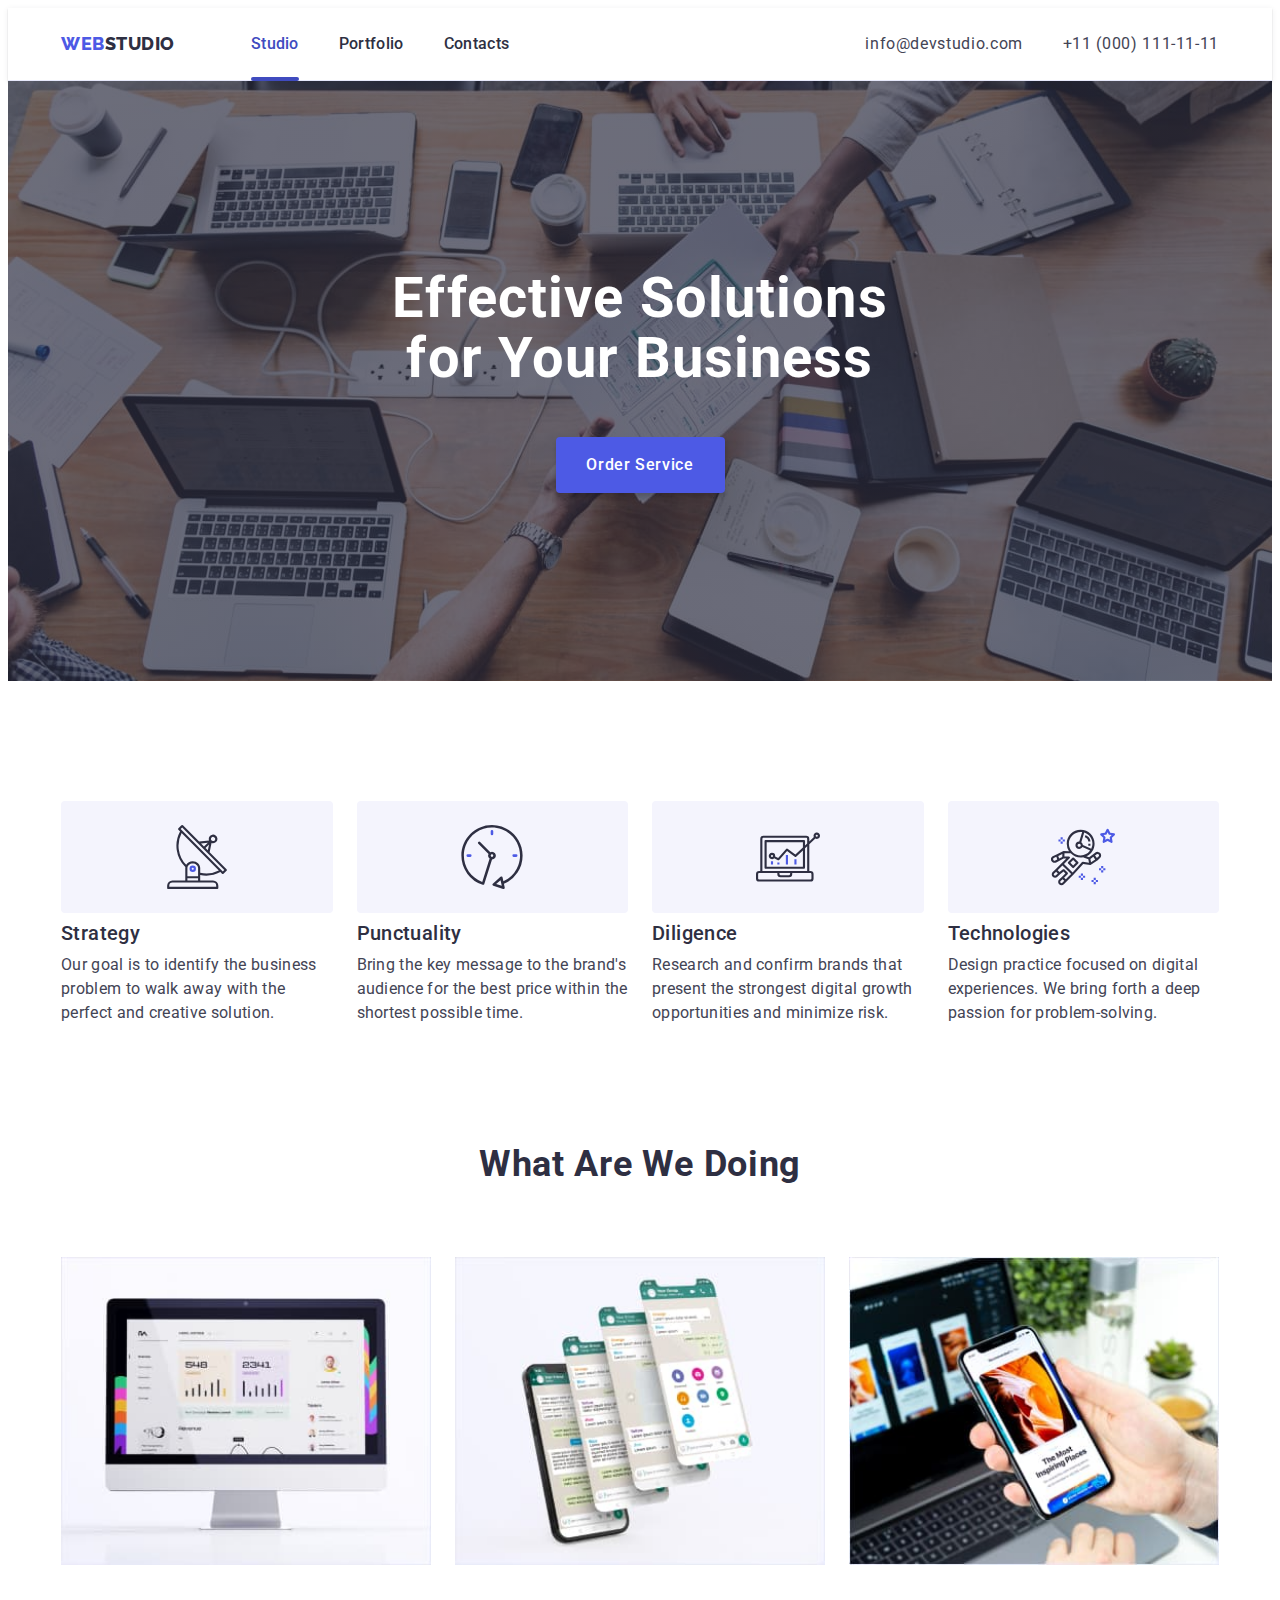
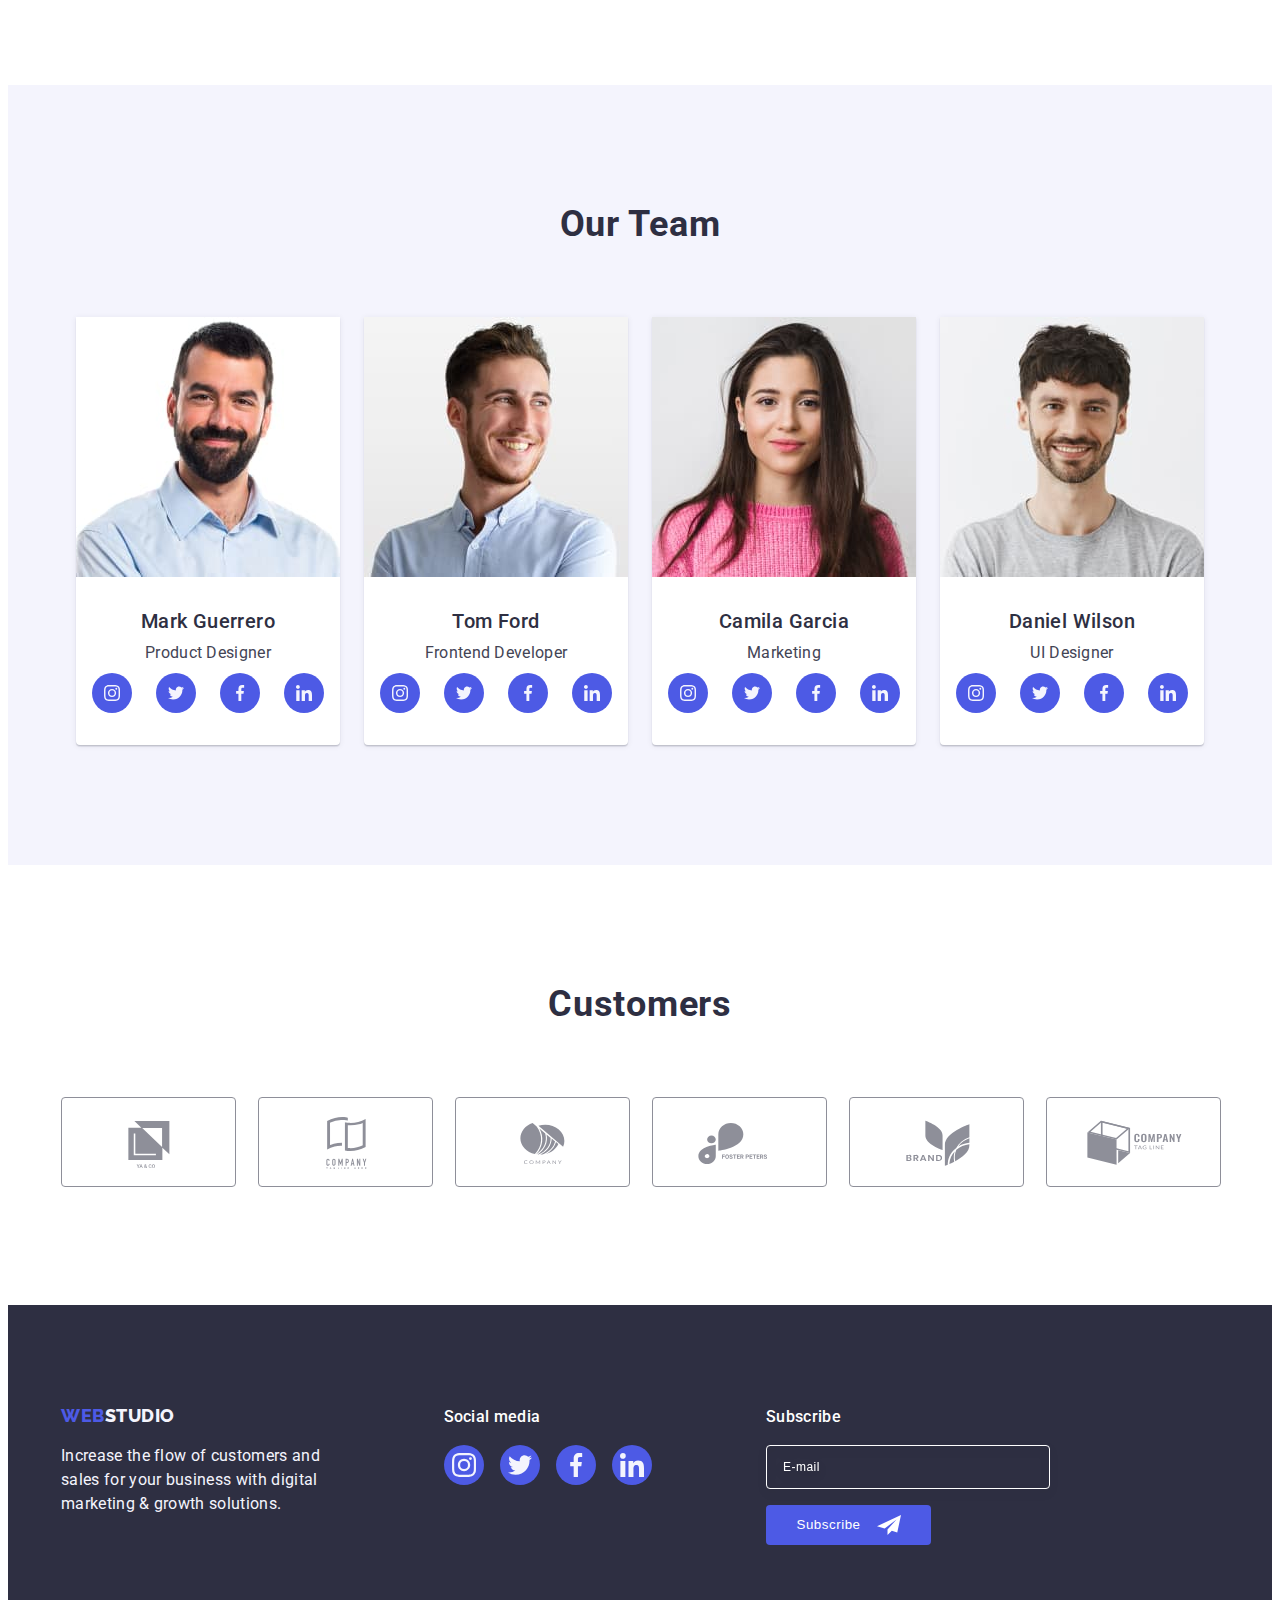
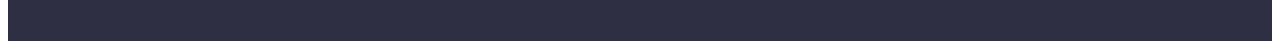
<file: index.html>
<!DOCTYPE html>
<html lang="en">

<head>
    <meta charset="UTF-8">
    <meta http-equiv="X-UA-Compatible" content="IE=edge">
    <meta name="viewport" content="width=device-width, initial-scale=1.0">

    <link rel="preconnect" href="https://fonts.googleapis.com">
    <link rel="preconnect" href="https://fonts.gstatic.com" crossorigin>
    <link
        href="https://fonts.googleapis.com/css2?family=Raleway:wght@800&family=Roboto:wght@400;500;700;900&display=swap"
        rel="stylesheet">

    <link rel="stylesheet" href="https://cdnjs.cloudflare.com/ajax/libs/modern-normalize/2.0.0/modern-normalize.min.css"
        integrity="sha512-4xo8blKMVCiXpTaLzQSLSw3KFOVPWhm/TRtuPVc4WG6kUgjH6J03IBuG7JZPkcWMxJ5huwaBpOpnwYElP/m6wg=="
        crossorigin="anonymous" referrerpolicy="no-referrer" />

    <link rel="stylesheet" href="./css/styles.css" />
    <link rel="stylesheet" href="./css/media.css" />
    <title>Web Studio</title>
</head>

<body>
    <!-- Header -->
    <header class="header">
        <div class="container header-container">
            <nav class="navigation">
                <a class="header-logo link" href="./index.html">Web<span class="header-logo-two">Studio</span></a>
                <ul class="header-list list">
                    <li><a class="header-item-link current link" href="./index.html">Studio</a></li>
                    <li><a class="header-item-link link" href="./portfolio.html">Portfolio</a></li>
                    <li><a class="header-item-link link " href="">Contacts</a></li>
                </ul>
            </nav>
            <address class="header-adress">
                <ul class="header-adress-list list">
                    <li><a class="header-adress-link link" href="mailto:info@devstudio.com">info@devstudio.com</a></li>
                    <li><a class="header-adress-link link" href="tel:+110001111111">+11 (000)
                            111-11-11</a></li>
                </ul>
            </address>
            <button type="button" class="menu-mob-btn js-open-menu">
                <svg class="menu-mob-icon" width="32" height="22">
                    <use href="./images/icons.svg#icon-heder-menu"></use>
                </svg>
            </button>
        </div>

        <div class="menu-mob js-menu-container is-open"> 
            <div>
                <button type="button" class="menu-mob-close js-close-menu" >
                    <svg class="menu-close-icon" width="8" height="8">
                        <use href="./images/icons.svg#icon-close-black"></use>
                    </svg>
                </button>
                <ul class="menu-mob-list list">
                    <li><a class="menu-mob-link current link" href="./index.html">Studio</a></li>
                    <li><a class="menu-mob-link link" href="./portfolio.html">Portfolio</a></li>
                    <li><a class="menu-mob-link link" href="">Contacts</a></li>
                </ul>
            </div>
            <div>
                <address class="menu-mob-address">
                    <ul class="menu-mob-address-list list">
                        <li><a class="menu-address-link-tel link" href="tel:+110001111111">+11 (000) 111-11-11</a></li>
                        <li><a class="menu-address-link-email link" href="mailto:info@devstudio.com">info@devstudio.com</a></li>
                    </ul>
                </address>
                <ul class="menu-soc-list list">
                    <li class="menu-soc-item">
                        <a class="menu-soc-link link" href="" target="_blank" rel="noopener noreferrer">
                            <svg class="menu-soc-icon" width="24" height="24">
                                <use href="./images/icons.svg#icon-instagram"></use>
                            </svg>
                        </a>
                    </li>
                    <li class="menu-soc-item">
                        <a class="menu-soc-link link" href="" target="_blank" rel="noopener noreferrer">
                            <svg class="menu-soc-icon" width="24" height="24">
                                <use href="./images/icons.svg#icon-twitter"></use>
                            </svg>
                        </a>
                    </li>
                    <li class="menu-soc-item">
                        <a class="menu-soc-link link" href="" target="_blank" rel="noopener noreferrer">
                            <svg class="menu-soc-icon" width="24" height="24">
                                <use href="./images/icons.svg#icon-facebook"></use>
                            </svg>
                        </a>
                    </li>
                    <li class="menu-soc-item">
                        <a class="menu-soc-link link" href="" target="_blank" rel="noopener noreferrer">
                            <svg class="menu-soc-icon" width="24" height="24">
                                <use href="./images/icons.svg#icon-linkedin"></use>
                            </svg>
                        </a>
                    </li>
                </ul>
            </div>
        </div>
    </header>

    <!-- Main container -->
    <main>
        <!-- Hero section -->
        <section class="hero">
            <div class="container hero-container">
                <h1 class="hero-title">Effective Solutions for Your Business</h1>
                <button class="hero-btn" type="button" data-modal-open>Order Service</button>
            </div>
        </section>

        <!-- Section Feature -->
        <section class="feature">
            <div class="container feature-container">
                <h2 class="feature-header visually-hidden">Feature</h2>
                <ul class="feature-list list">

                    <li class="feature-item">
                        <div class="feature-box">
                            <svg class="feature-icon" width="64" height="64">
                                <use href="./images/icons.svg#icon-feature-1"></use>
                            </svg>
                        </div>
                        <h3 class="feature-title">Strategy</h3>
                        <p class="feature-text">Our goal is to identify the business problem to walk away with the
                            perfect
                            and creative solution.
                        </p>
                    </li>

                    <li class="feature-item">
                        <div class="feature-box">
                            <svg class="feature-icon" width="64" height="64">
                                <use href="./images/icons.svg#icon-feature-2"></use>
                            </svg>
                        </div>
                        <h3 class="feature-title">Punctuality</h3>
                        <p class="feature-text">Bring the key message to the brand's audience for the best price within
                            the
                            shortest possible
                            time.</p>
                    </li>

                    <li class="feature-item">
                        <div class="feature-box">
                            <svg class="feature-icon" width="64" height="64">
                                <use href="./images/icons.svg#icon-feature-3"></use>
                            </svg>
                        </div>
                        <h3 class="feature-title">Diligence</h3>
                        <p class="feature-text">Research and confirm brands that present the strongest digital growth
                            opportunities and minimize
                            risk.</p>
                    </li>

                    <li class="feature-item">
                        <div class="feature-box">
                            <svg class="feature-icon" width="64" height="64">
                                <use href="./images/icons.svg#icon-feature-4"></use>
                            </svg>
                        </div>
                        <h3 class="feature-title">Technologies</h3>
                        <p class="feature-text">Design practice focused on digital experiences. We bring forth a deep
                            passion for
                            problem-solving.</p>
                    </li>
                </ul>
            </div>
        </section>

        <!-- Section Services -->
        <section class="services">
            <div class="container services-container">
                <h2 class="services-title">What are we doing</h2>
                <ul class="services-list list">
                    <li class="services-item">
                        <img srcset="./images/services/design2-2xjpg 2x" src="./images/services/design1.jpg" alt="Design of sites on PC"
                            width="360" height="300">
                    </li>
                    <li class="services-item">
                        <img srcset="./images/services/design2-2x.jpg 2x" src="./images/services/design2.jpg" alt="Design of messengers"
                            width="360" height="300">
                    </li>
                    <li class="services-item">
                        <img srcset="./images/services/design3-2x.jpg 2x" src="./images/services/design3.jpg"
                            alt="Design of sites on mobile" width="360" height="300">
                    </li>
                </ul>
            </div>
        </section>

        <!-- Section Team -->
        <section class="team">
            <div class="container">
                <h2 class="team-title">Our Team</h2>
                <ul class="team-list list">
                    <li class="team-list-item">
                        <img srcset="./images/team/mark-2x.jpg 2x" src="./images/team/mark.jpg" alt="Photo Mark" width="264"
                            height="260">
                        <div class="team-description">
                            <h3 class="team-item-name">Mark Guerrero</h3>
                            <p class="team-item-text">Product Designer</p>
                            <ul class="team-soc-list list">
                                <li class="team-soc-item">
                                    <a class="team-soc-link link" href="" target="_blank" rel="noopener noreferrer">
                                        <svg class="team-soc-icon" width="16" height="16">
                                            <use href="./images/icons.svg#icon-instagram"></use>
                                        </svg>
                                    </a>
                                </li>
                                <li class="team-soc-item">
                                    <a class="team-soc-link link" href="" target="_blank" rel="noopener noreferrer">
                                        <svg class="team-soc-icon" width="16" height="16">
                                            <use href="./images/icons.svg#icon-twitter"></use>
                                        </svg>
                                    </a>
                                </li>
                                <li class="team-soc-item">
                                    <a class="team-soc-link link" href="" target="_blank" rel="noopener noreferrer">
                                        <svg class="team-soc-icon" width="16" height="16">
                                            <use href="./images/icons.svg#icon-facebook"></use>
                                        </svg>
                                    </a>
                                </li>
                                <li class="team-soc-item">
                                    <a class="team-soc-link link" href="" target="_blank" rel="noopener noreferrer">
                                        <svg class="team-soc-icon" width="16" height="16">
                                            <use href="./images/icons.svg#icon-linkedin"></use>
                                        </svg>
                                    </a>
                                </li>
                            </ul>
                        </div>
                    </li>
                    <li class="team-list-item">
                        <img srcset="./images/team/tom-2x.jpg 2x" src="./images/team/tom.jpg" alt="Photo Tom" width="264"
                            height="260">
                        <div class="team-description">
                            <h3 class="team-item-name">Tom Ford</h3>
                            <p class="team-item-text">Frontend Developer</p>
                            <ul class="team-soc-list list">
                                <li class="team-soc-item">
                                    <a class="team-soc-link link" href="" target="_blank" rel="noopener noreferrer">
                                        <svg class="team-soc-icon" width="16" height="16">
                                            <use href="./images/icons.svg#icon-instagram"></use>
                                        </svg>
                                    </a>
                                </li>
                                <li class="team-soc-item">
                                    <a class="team-soc-link link" href="" target="_blank" rel="noopener noreferrer">
                                        <svg class="team-soc-icon" width="16" height="16">
                                            <use href="./images/icons.svg#icon-twitter"></use>
                                        </svg>
                                    </a>
                                </li>
                                <li class="team-soc-item">
                                    <a class="team-soc-link link" href="" target="_blank" rel="noopener noreferrer">
                                        <svg class="team-soc-icon" width="16" height="16">
                                            <use href="./images/icons.svg#icon-facebook"></use>
                                        </svg>
                                    </a>
                                </li>
                                <li class="team-soc-item">
                                    <a class="team-soc-link link" href="" target="_blank" rel="noopener noreferrer">
                                        <svg class="team-soc-icon" width="16" height="16">
                                            <use href="./images/icons.svg#icon-linkedin"></use>
                                        </svg>
                                    </a>
                                </li>
                            </ul>
                        </div>
                    </li>
                    <li class="team-list-item">
                        <img srcset="./images/team/camila-2x.jpg 2x" src="./images/team/camila.jpg" alt="Photo Camila" width="264"
                            height="260">
                        <div class="team-description">
                            <h3 class="team-item-name">Camila Garcia</h3>
                            <p class="team-item-text">Marketing</p>
                            <ul class="team-soc-list list">
                                <li class="team-soc-item">
                                    <a class="team-soc-link link" href="" target="_blank" rel="noopener noreferrer">
                                        <svg class="team-soc-icon" width="16" height="16">
                                            <use href="./images/icons.svg#icon-instagram"></use>
                                        </svg>
                                    </a>
                                </li>
                                <li class="team-soc-item">
                                    <a class="team-soc-link link" href="" target="_blank" rel="noopener noreferrer">
                                        <svg class="team-soc-icon" width="16" height="16">
                                            <use href="./images/icons.svg#icon-twitter"></use>
                                        </svg>
                                    </a>
                                </li>
                                <li class="team-soc-item">
                                    <a class="team-soc-link link" href="" target="_blank" rel="noopener noreferrer">
                                        <svg class="team-soc-icon" width="16" height="16">
                                            <use href="./images/icons.svg#icon-facebook"></use>
                                        </svg>
                                    </a>
                                </li>
                                <li class="team-soc-item">
                                    <a class="team-soc-link link" href="" target="_blank" rel="noopener noreferrer">
                                        <svg class="team-soc-icon" width="16" height="16">
                                            <use href="./images/icons.svg#icon-linkedin"></use>
                                        </svg>
                                    </a>
                                </li>
                            </ul>
                        </div>
                    </li>
                    <li class="team-list-item">
                        <img srcset="./images/team/daniel-2x.jpg 2x" src="./images/team/daniel.jpg" alt="Photo Daniel" width="264"
                            height="260">
                        <div class="team-description">
                            <h3 class="team-item-name">Daniel Wilson</h3>
                            <p class="team-item-text">UI Designer</p>
                            <ul class="team-soc-list list">
                                <li class="team-soc-item">
                                    <a class="team-soc-link link" href="" target="_blank" rel="noopener noreferrer">
                                        <svg class="team-soc-icon" width="16" height="16">
                                            <use href="./images/icons.svg#icon-instagram"></use>
                                        </svg>
                                    </a>
                                </li>
                                <li class="team-soc-item">
                                    <a class="team-soc-link link" href="" target="_blank" rel="noopener noreferrer">
                                        <svg class="team-soc-icon" width="16" height="16">
                                            <use href="./images/icons.svg#icon-twitter"></use>
                                        </svg>
                                    </a>
                                </li>
                                <li class="team-soc-item">
                                    <a class="team-soc-link link" href="" target="_blank" rel="noopener noreferrer">
                                        <svg class="team-soc-icon" width="16" height="16">
                                            <use href="./images/icons.svg#icon-facebook"></use>
                                        </svg>
                                    </a>
                                </li>
                                <li class="team-soc-item">
                                    <a class="team-soc-link link" href="" target="_blank" rel="noopener noreferrer">
                                        <svg class="team-soc-icon" width="16" height="16">
                                            <use href="./images/icons.svg#icon-linkedin"></use>
                                        </svg>
                                    </a>
                                </li>
                            </ul>
                        </div>
                    </li>
                </ul>
            </div>
        </section>

        <!-- Seection Customers -->
        <section class="customers">
            <div class="container customers-container">
                <h2 class="customers-title">Customers</h2>
                <ul class="customers-list list">
                    <li class="customers-item">
                        <a href="" class="customers-link link" target="_blank" rel="noopener noreferrer">
                            <svg class="customers-icon" width="104" height="56" fill="">
                                <use href="./images/icons.svg#icon-customers-1"></use>
                            </svg>
                        </a>
                    </li>
                    <li class="customers-item">
                        <a href="" class="customers-link link" target="_blank" rel="noopener noreferrer">
                            <svg class="customers-icon" width="104" height="56">
                                <use href="./images/icons.svg#icon-customers-2"></use>
                            </svg>
                        </a>
                    </li>
                    <li class="customers-item">
                        <a href="" class="customers-link link" target="_blank" rel="noopener noreferrer">
                            <svg class="customers-icon" width="104" height="56">
                                <use href="./images/icons.svg#icon-customers-3"></use>
                            </svg>
                        </a>
                    </li>
                    <li class="customers-item">
                        <a href="" class="customers-link link" target="_blank" rel="noopener noreferrer">
                            <svg class="customers-icon" width="104" height="56">
                                <use href="./images/icons.svg#icon-customers-4"></use>
                            </svg>
                        </a>
                    </li>
                    <li class="customers-item">
                        <a href="" class="customers-link link" target="_blank" rel="noopener noreferrer">
                            <svg class="customers-icon" width="104" height="56">
                                <use href="./images/icons.svg#icon-customers-5"></use>
                            </svg>
                        </a>
                    </li>
                    <li class="customers-item">
                        <a href="" class="customers-link link" target="_blank" rel="noopener noreferrer">
                            <svg class="customers-icon" width="104" height="56">
                                <use href="./images/icons.svg#icon-customers-6"></use>
                            </svg>
                        </a>
                    </li>
                </ul>
            </div>
        </section>

    </main>
    <!-- Footer -->
    <footer class="footer">
        <div class="container footer-container">
            <div class="footer-composition">
                <a class="footer-logo link" href="./index.html">Web<span class="footer-logo-two">Studio</span></a>
                <p class="footer-text">Increase the flow of customers and sales for your business with digital
                    marketing
                    &
                    growth solutions.</p>
            </div>
            <div class="footer-soc">
                <p class="footer-soc-text">Social media</p>
                <ul class="footer-soc-list list">
                    <li class="footer-soc-item">
                        <a class="footer-soc-link link" href="" target="_blank" rel="noopener noreferrer">
                            <svg class="footer-soc-icon" width="24" height="24">
                                <use href="./images/icons.svg#icon-instagram"></use>
                            </svg>
                        </a>
                    </li>
                    <li class="footer-soc-item">
                        <a class="footer-soc-link link" href="" target="_blank" rel="noopener noreferrer">
                            <svg class="footer-soc-icon" width="24" height="24">
                                <use href="./images/icons.svg#icon-twitter"></use>
                            </svg>
                        </a>
                    </li>
                    <li class="footer-soc-item">
                        <a class="footer-soc-link link" href="" target="_blank" rel="noopener noreferrer">
                            <svg class="footer-soc-icon" width="24" height="24">
                                <use href="./images/icons.svg#icon-facebook"></use>
                            </svg>
                        </a>
                    </li>
                    <li class="footer-soc-item">
                        <a class="footer-soc-link link" href="" target="_blank" rel="noopener noreferrer">
                            <svg class="footer-soc-icon" width="24" height="24">
                                <use href="./images/icons.svg#icon-linkedin"></use>
                            </svg>
                        </a>
                    </li>
                </ul>
            </div>
            <div class="container-form">
                <p class="form-title">Subscribe</p>
                <form class="footer-form">
                    <label for="email-footer" class="footer-form-label">
                        <input id="email-footer" type="email" name="form-email" class="footer-form-input"
                            placeholder="E-mail">

                        <button type="submit" class="btn-subscribe">Subscribe
                            <svg class="form-email-icon" width="24" height="24">
                                <use href="./images/icons.svg#icon-subscribe"></use>
                            </svg>
                        </button>
                </form>
            </div>
        </div>
    </footer>

    <!-- Modal window -->
    <div class="backdrop is-hidden" data-modal>
        <div class="modal">
            <button class="close-modal" type="button" data-modal-close>
                <svg class="close-icon" width="8" height="8">
                    <use href="./images/icons.svg#icon-close-black"></use>
                </svg>
            </button>
            <p class="modal-title">Leave your contacts and we will call you back</p>
            <form class="modal-form">
                <div class="modal-field">
                    <label for="user-name" class="input-label">Name</label>
                    <div class="input-wrap">
                        <input type="text" name="user-name" id="user-name" class="modal-input" required />
                        <svg class="modal-icon" width="18" height="24">
                            <use href="./images/icons.svg#icon-person"></use>
                        </svg>
                    </div>
                </div>
                <div class="modal-field">
                    <label for="user-tel" class="input-label">Phone</label>
                    <div class="input-wrap">
                        <input type="tel" name="user-tel" id="user-tel" class="modal-input" required />
                        <svg class="modal-icon" width="18" height="24">
                            <use href="./images/icons.svg#icon-phone"></use>
                        </svg>
                    </div>
                </div>
                <div class="modal-field">
                    <label for="user-email" class="input-label">Email</label>
                    <div class="input-wrap">
                        <input type="email" name="user-email" id="user-email" class="modal-input" />
                        <svg class="modal-icon" width="18" height="24">
                            <use href="./images/icons.svg#icon-email"></use>
                        </svg>
                    </div>
                </div>
                <div class="modal-field-comment">
                    <label for="user-comment" class="input-label">Comment</label>
                    <textarea name="user-comment" id="user-comment" class="modal-text"
                        placeholder="Text input"></textarea>
                </div>
                <div class="modal-field-check">
                    <input id="user-privacy" type="checkbox" name="user-privacy" value="true"
                        class="modal-check visually-hidden" required>
                    <label for="user-privacy" class="check-text">
                        <span class="customs-check">
                            <svg class="modal-check-icon" width="10" height="8">
                                <use href="./images/icons.svg#icon-check"></use>
                            </svg>
                        </span> I accept the terms and conditions of the <a href="#" class="privacy-link"> Privacy
                            Policy</a></label>
                </div>
                <button type="submit" class="send">Send</button>
            </form>
        </div>
    </div>
    <script src="./js/modal.js"></script>
    <script src="./js/mobile-menu.js"></script>
</body>

</html>
</file>
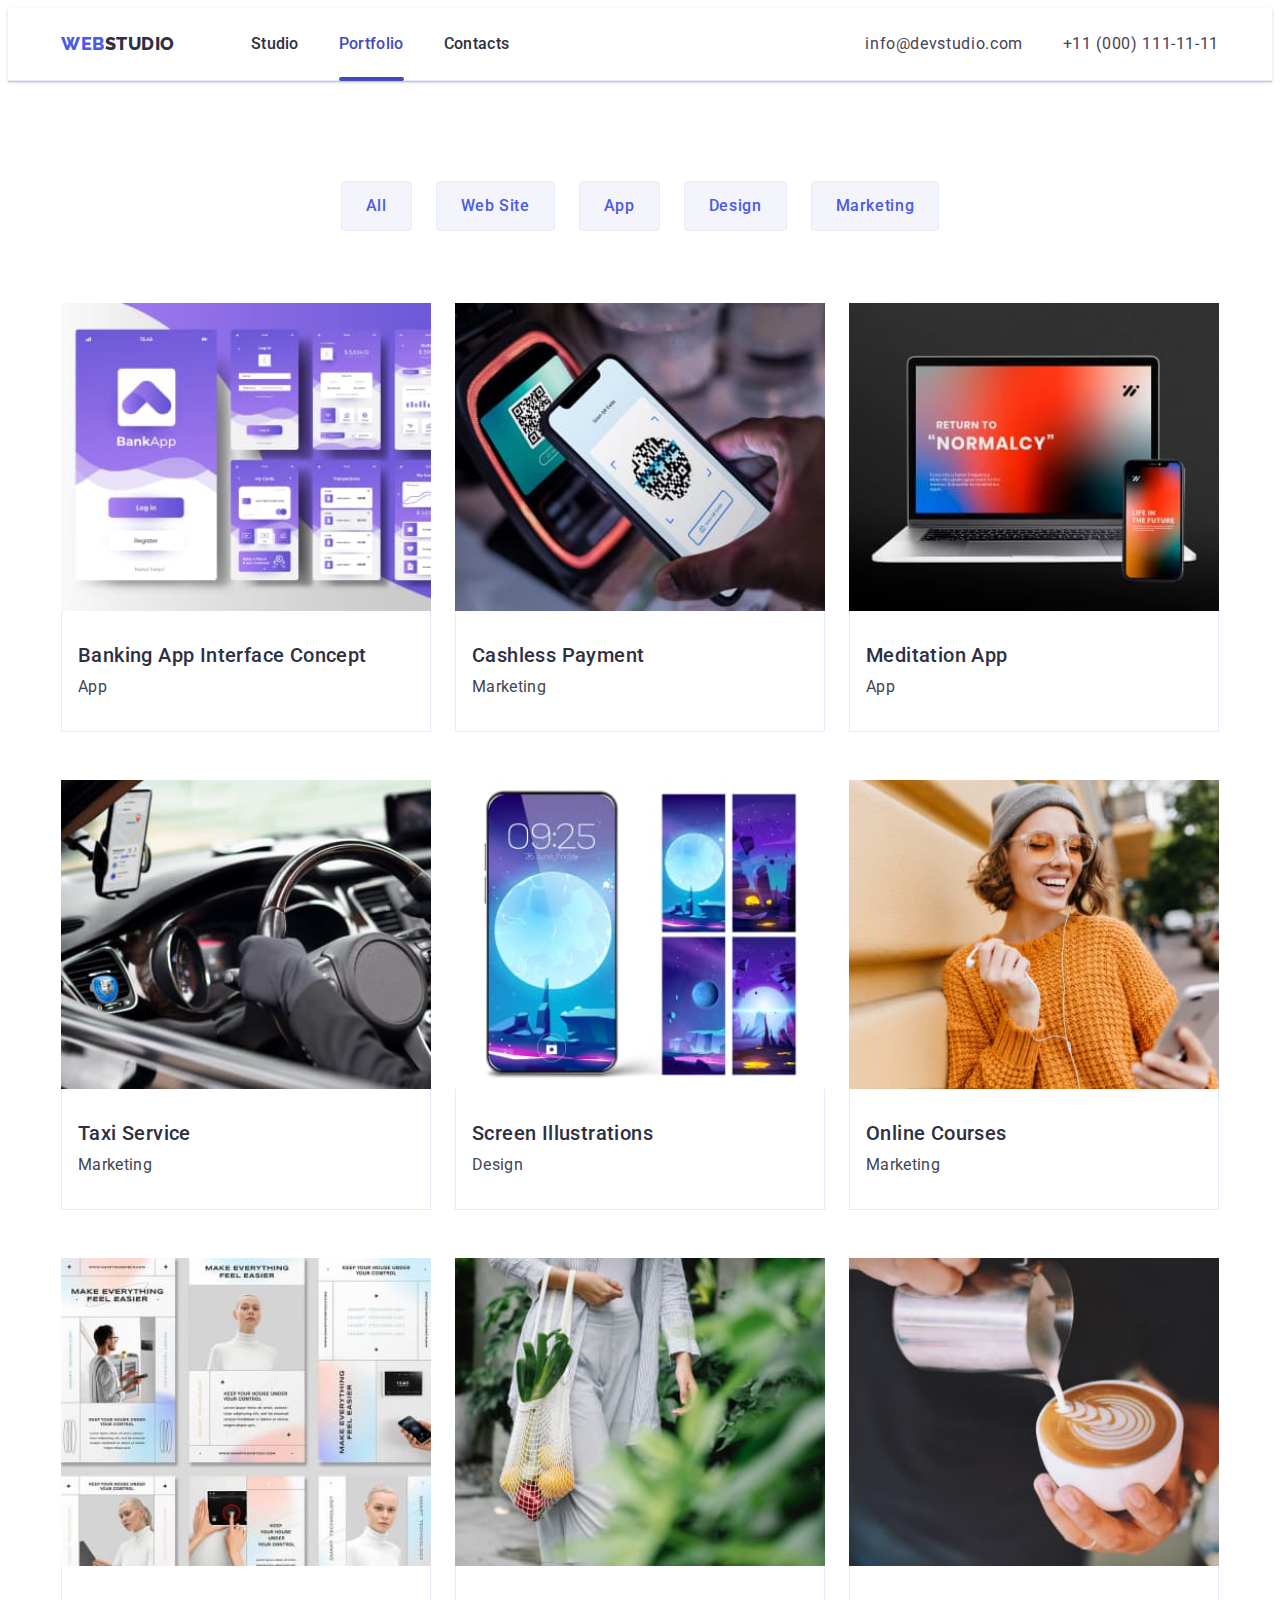
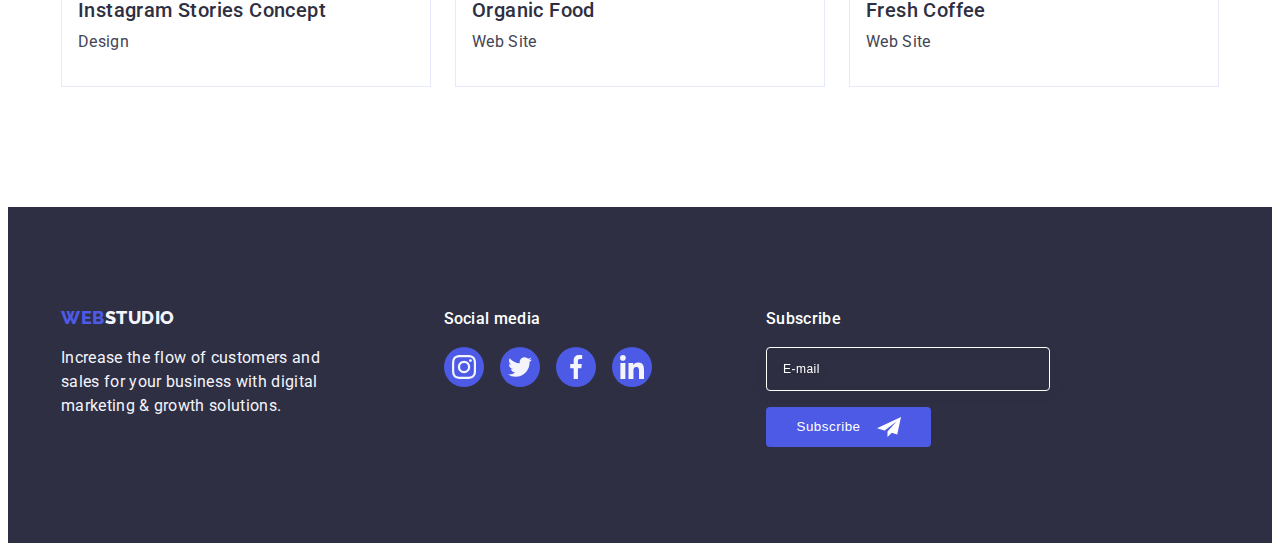
<file: portfolio.html>
<!DOCTYPE html>
<html lang="en">

<head>
    <meta charset="UTF-8">
    <meta http-equiv="X-UA-Compatible" content="IE=edge">
    <meta name="viewport" content="width=device-width, initial-scale=1.0">

    <link rel="preconnect" href="https://fonts.googleapis.com">
    <link rel="preconnect" href="https://fonts.gstatic.com" crossorigin>
    <link
        href="https://fonts.googleapis.com/css2?family=Raleway:wght@800&family=Roboto:wght@400;500;700;900&display=swap"
        rel="stylesheet">

    <link rel="stylesheet" href="https://cdnjs.cloudflare.com/ajax/libs/modern-normalize/2.0.0/modern-normalize.min.css"
        integrity="sha512-4xo8blKMVCiXpTaLzQSLSw3KFOVPWhm/TRtuPVc4WG6kUgjH6J03IBuG7JZPkcWMxJ5huwaBpOpnwYElP/m6wg=="
        crossorigin="anonymous" referrerpolicy="no-referrer" />

    <link rel="stylesheet" href="./css/styles.css" />
    <link rel="stylesheet" href="./css/media.css" />

    <title>Web Studio</title>
</head>

<body>
    <!-- Header -->
    <header class="header">
        <div class="container header-container">
            <nav class="navigation">
                <a class="header-logo link" href="./index.html">Web<span class="header-logo-two">Studio</span></a>
                <ul class="header-list list">
                    <li><a class="header-item-link link" href="./index.html">Studio</a></li>
                    <li><a class="header-item-link current link" href="./portfolio.html">Portfolio</a></li>
                    <li><a class="header-item-link link " href="">Contacts</a></li>
                </ul>
            </nav>
            <address class="header-adress">
                <ul class="header-adress-list list">
                    <li><a class="header-adress-link link" href="mailto:info@devstudio.com">info@devstudio.com</a></li>
                    <li><a class="header-adress-link link" href="tel:+110001111111">+11 (000)
                            111-11-11</a></li>
                </ul>
            </address>
            <button type="button" class="menu-mob-btn js-open-menu">
                <svg class="menu-mob-icon" width="32" height="22">
                    <use href="./images/icons.svg#icon-heder-menu"></use>
                </svg>
            </button>
        </div>

        <div class="menu-mob js-menu-container is-open">
            <div>
                <button type="button" class="menu-mob-close js-close-menu">
                    <svg class="menu-close-icon" width="8" height="8">
                        <use href="./images/icons.svg#icon-close-black"></use>
                    </svg>
                </button>
                <ul class="menu-mob-list list">
                    <li><a class="menu-mob-link link" href="./index.html">Studio</a></li>
                    <li><a class="menu-mob-link current link" href="./portfolio.html">Portfolio</a></li>
                    <li><a class="menu-mob-link link" href="">Contacts</a></li>
                </ul>
            </div>
            <div>
                <address class="menu-mob-address">
                    <ul class="menu-mob-address-list list">
                        <li><a class="menu-address-link-tel link" href="tel:+110001111111">+11 (000) 111-11-11</a></li>
                        <li><a class="menu-address-link-email link"
                                href="mailto:info@devstudio.com">info@devstudio.com</a></li>
                    </ul>
                </address>
                <ul class="menu-soc-list list">
                    <li class="menu-soc-item">
                        <a class="menu-soc-link link" href="" target="_blank" rel="noopener noreferrer">
                            <svg class="menu-soc-icon" width="24" height="24">
                                <use href="./images/icons.svg#icon-instagram"></use>
                            </svg>
                        </a>
                    </li>
                    <li class="menu-soc-item">
                        <a class="menu-soc-link link" href="" target="_blank" rel="noopener noreferrer">
                            <svg class="menu-soc-icon" width="24" height="24">
                                <use href="./images/icons.svg#icon-twitter"></use>
                            </svg>
                        </a>
                    </li>
                    <li class="menu-soc-item">
                        <a class="menu-soc-link link" href="" target="_blank" rel="noopener noreferrer">
                            <svg class="menu-soc-icon" width="24" height="24">
                                <use href="./images/icons.svg#icon-facebook"></use>
                            </svg>
                        </a>
                    </li>
                    <li class="menu-soc-item">
                        <a class="menu-soc-link link" href="" target="_blank" rel="noopener noreferrer">
                            <svg class="menu-soc-icon" width="24" height="24">
                                <use href="./images/icons.svg#icon-linkedin"></use>
                            </svg>
                        </a>
                    </li>
                </ul>
            </div>
        </div>
    </header>

    <!-- Main container -->
    <main>
        <section class="project">
            <div class="container">
                <h1 hidden>Project</h1>
                <ul class="filter-list list">
                    <li class="filter-item"><button class="filter-btn" type="button">All</button></li>
                    <li class="filter-item"><button class="filter-btn" type="button">Web Site</button></li>
                    <li class="filter-item"><button class="filter-btn" type="button">App</button></li>
                    <li class="filter-item"><button class="filter-btn" type="button">Design</button></li>
                    <li class="filter-item"><button class="filter-btn" type="button">Marketing</button></li>
                </ul>
                <ul class="project-list list">
                    <li class="project-item">
                        <a class="project-link link" href="">
                            <div class="project-item-wrap">
                                <picture>
                                    <source srcset="
                                        ./images/project/project1.jpg   1x,
                                        ./images/project/project1-2x.jpg  2x" 
                                        media="(min-width: 1158px)" />
                                    <source srcset="
                                        ./images/project/project1-tab.jpg    1x,
                                        ./images/project/project1-tab-2x.jpg 2x"
                                        media="(min-width: 768px)" />
                                    <source srcset="
                                        ./images/project/project1-mob.jpg    1x,
                                        ./images/project/project1-mob-2x.jpg 2x" 
                                        media="(max-width: 767px)" />
                                    <img src="./images/project/project1-mob.jpg" alt="Project photo" width="396"
                                        height="280" />
                                </picture>
                                <p class="project-cover-text">14 Stylish and User-Friendly App Design Concepts · Task
                                    Manager App · Calorie Tracker App · Exotic Fruit Ecommerce App · Cloud Storage App
                                </p>
                            </div>
                            <div class="card-description">
                                <h2 class="project-title">Banking App Interface Concept</h2>
                                <p class="project-text">App</p>
                            </div>
                        </a>
                    </li>
                    <li class="project-item">
                        <a class="project-link link" href="">
                            <div class="project-item-wrap">
                                <picture>
                                    <source srcset="
                                        ./images/project/project2.jpg   1x,
                                        ./images/project/project2-2x.jpg  2x" 
                                        media="(min-width: 1158px)" />
                                    <source srcset="
                                        ./images/project/project2-tab.jpg    1x,
                                        ./images/project/project2-tab-2x.jpg 2x"
                                        media="(min-width: 768px)" />
                                    <source srcset="
                                        ./images/project/project2-mob.jpg    1x,
                                        ./images/project/project2-mob-2x.jpg 2x" 
                                        media="(max-width: 767px)" />
                                    <img src="./images/project/project2-mob.jpg" alt="Project photo" width="396"
                                        height="280" />
                                </picture>
                                <p class="project-cover-text">14 Stylish and User-Friendly App Design Concepts · Task
                                    Manager App · Calorie Tracker App · Exotic Fruit Ecommerce App · Cloud Storage App
                                </p>
                            </div>
                            <div class="card-description">
                                <h2 class="project-title">Cashless Payment</h2>
                                <p class="project-text">Marketing</p>
                            </div>
                        </a>
                    </li>
                    <li class="project-item">
                        <a class="project-link link" href="">
                            <div class="project-item-wrap">
                                <picture>
                                    <source srcset="
                                        ./images/project/project3.jpg   1x,
                                        ./images/project/project3-2x.jpg  2x" 
                                        media="(min-width: 1158px)" />
                                    <source srcset="
                                        ./images/project/project3-tab.jpg    1x,
                                        ./images/project/project3-tab-2x.jpg 2x"
                                        media="(min-width: 768px)" />
                                    <source srcset="
                                        ./images/project/project3-mob.jpg    1x,
                                        ./images/project/project3-mob-2x.jpg 2x" 
                                        media="(max-width: 767px)" />
                                    <img src="./images/project/project3-mob.jpg" alt="Project photo" width="396"
                                        height="280" />
                                </picture>
                                <p class="project-cover-text">14 Stylish and User-Friendly App Design Concepts · Task
                                    Manager App · Calorie Tracker App · Exotic Fruit Ecommerce App · Cloud Storage App
                                </p>
                            </div>
                            <div class="card-description">
                                <h2 class="project-title">Meditation App</h2>
                                <p class="project-text">App</p>
                            </div>
                        </a>
                    </li>
                    <li class="project-item">
                        <a class="project-link link" href="">
                            <div class="project-item-wrap">
                                <picture>
                                    <source srcset="
                                        ./images/project/project4.jpg   1x,
                                        ./images/project/project4-2x.jpg  2x" 
                                        media="(min-width: 1158px)" />
                                    <source srcset="
                                        ./images/project/project4-tab.jpg    1x,
                                        ./images/project/project4-tab-2x.jpg 2x"
                                        media="(min-width: 768px)" />
                                    <source srcset="
                                        ./images/project/project4-mob.jpg    1x,
                                        ./images/project/project4-mob-2x.jpg 2x" 
                                        media="(max-width: 767px)" />
                                    <img src="./images/project/project4-mob.jpg" alt="Project photo" width="396"
                                        height="280" />
                                </picture>
                                <p class="project-cover-text">14 Stylish and User-Friendly App Design Concepts · Task
                                    Manager App · Calorie Tracker App · Exotic Fruit Ecommerce App · Cloud Storage App
                                </p>
                            </div>
                            <div class="card-description">
                                <h2 class="project-title">Taxi Service</h2>
                                <p class="project-text">Marketing</p>
                            </div>
                        </a>
                    </li>
                    <li class="project-item">
                        <a class="project-link link" href="">
                            <div class="project-item-wrap">
                                <picture>
                                    <source srcset="
                                        ./images/project/project5.jpg   1x,
                                        ./images/project/project5-2x.jpg  2x" 
                                        media="(min-width: 1158px)" />
                                    <source srcset="
                                        ./images/project/project5-tab.jpg    1x,
                                        ./images/project/project5-tab-2x.jpg 2x"
                                        media="(min-width: 768px)" />
                                    <source srcset="
                                        ./images/project/project5-mob.jpg    1x,
                                        ./images/project/project5-mob-2x.jpg 2x" 
                                        media="(max-width: 767px)" />
                                    <img src="./images/project/project5-mob.jpg" alt="Project photo" width="396"
                                        height="280" />
                                </picture>
                                <p class="project-cover-text">14 Stylish and User-Friendly App Design Concepts · Task
                                    Manager App · Calorie Tracker App · Exotic Fruit Ecommerce App · Cloud Storage App
                                </p>
                            </div>
                            <div class="card-description">
                                <h2 class="project-title">Screen Illustrations</h2>
                                <p class="project-text">Design</p>
                            </div>
                        </a>
                    </li>
                    <li class="project-item">
                        <a class="project-link link" href="">
                            <div class="project-item-wrap">
                                <picture>
                                    <source srcset="
                                        ./images/project/project6.jpg   1x,
                                        ./images/project/project6-2x.jpg  2x" 
                                        media="(min-width: 1158px)" />
                                    <source srcset="
                                        ./images/project/project6-tab.jpg    1x,
                                        ./images/project/project6-tab-2x.jpg 2x"
                                        media="(min-width: 768px)" />
                                    <source srcset="
                                        ./images/project/project6-mob.jpg    1x,
                                        ./images/project/project6-mob-2x.jpg 2x" 
                                        media="(max-width: 767px)" />
                                    <img src="./images/project/project6-mob.jpg" alt="Project photo" width="396"
                                        height="280" />
                                </picture>
                                <p class="project-cover-text">14 Stylish and User-Friendly App Design Concepts · Task
                                    Manager App · Calorie Tracker App · Exotic Fruit Ecommerce App · Cloud Storage App
                                </p>
                            </div>
                            <div class="card-description">
                                <h2 class="project-title">Online Courses</h2>
                                <p class="project-text">Marketing</p>
                            </div>
                        </a>
                    </li>
                    <li class="project-item">
                        <a class="project-link link" href="">
                            <div class="project-item-wrap">
                                <picture>
                                    <source srcset="
                                        ./images/project/project7.jpg   1x,
                                        ./images/project/project7-2x.jpg  2x" 
                                        media="(min-width: 1158px)" />
                                    <source srcset="
                                        ./images/project/project7-tab.jpg    1x,
                                        ./images/project/project7-tab-2x.jpg 2x"
                                        media="(min-width: 768px)" />
                                    <source srcset="
                                        ./images/project/project7-mob.jpg    1x,
                                        ./images/project/project7-mob-2x.jpg 2x" 
                                        media="(max-width: 767px)" />
                                    <img src="./images/project/project7-mob.jpg" alt="Project photo" width="396"
                                        height="280" />
                                </picture>
                                <p class="project-cover-text">14 Stylish and User-Friendly App Design Concepts · Task
                                    Manager App · Calorie Tracker App · Exotic Fruit Ecommerce App · Cloud Storage App
                                </p>
                            </div>
                            <div class="card-description">
                                <h2 class="project-title">Instagram Stories Concept</h2>
                                <p class="project-text">Design</p>
                            </div>
                        </a>
                    </li>
                    <li class="project-item">
                        <a class="project-link link" href="">
                            <div class="project-item-wrap">
                                <picture>
                                    <source srcset="
                                        ./images/project/project8.jpg   1x,
                                        ./images/project/project8-2x.jpg  2x" 
                                        media="(min-width: 1158px)" />
                                    <source srcset="
                                        ./images/project/project8-tab.jpg    1x,
                                        ./images/project/project8-tab-2x.jpg 2x"
                                        media="(min-width: 768px)" />
                                    <source srcset="
                                        ./images/project/project8-mob.jpg    1x,
                                        ./images/project/project8-mob-2x.jpg 2x" 
                                        media="(max-width: 767px)" />
                                    <img src="./images/project/project8-mob.jpg" alt="Project photo" width="396"
                                        height="280" />
                                </picture>
                                <p class="project-cover-text">14 Stylish and User-Friendly App Design Concepts · Task
                                    Manager App · Calorie Tracker App · Exotic Fruit Ecommerce App · Cloud Storage App
                                </p>
                            </div>
                            <div class="card-description">
                                <h2 class="project-title">Organic Food</h2>
                                <p class="project-text">Web Site</p>
                            </div>
                        </a>
                    </li>
                    <li class="project-item">
                        <a class="project-link link" href="">
                            <div class="project-item-wrap">
                                <picture>
                                    <source srcset="
                                        ./images/project/project9.jpg   1x,
                                        ./images/project/project9-2x.jpg  2x" 
                                        media="(min-width: 1158px)" />
                                    <source srcset="
                                        ./images/project/project9-tab.jpg    1x,
                                        ./images/project/project9-tab-2x.jpg 2x"
                                        media="(min-width: 768px)" />
                                    <source srcset="
                                        ./images/project/project9-mob.jpg    1x,
                                        ./images/project/project9-mob-2x.jpg 2x" 
                                        media="(max-width: 767px)" />
                                    <img src="./images/project/project9-mob.jpg" alt="Project photo" width="396"
                                        height="280" />
                                </picture>
                                <p class="project-cover-text">14 Stylish and User-Friendly App Design Concepts · Task
                                    Manager App · Calorie Tracker App · Exotic Fruit Ecommerce App · Cloud Storage App
                                </p>
                            </div>
                            <div class="card-description">
                                <h2 class="project-title">Fresh Coffee</h2>
                                <p class="project-text">Web Site</p>
                            </div>
                        </a>
                    </li>
                </ul>
            </div>
        </section>
    </main>

    <!-- Footer -->
    <footer class="footer">
        <div class="container footer-container">
            <div class="footer-composition">
                <a class="footer-logo link" href="./index.html">Web<span class="footer-logo-two">Studio</span></a>
                <p class="footer-text">Increase the flow of customers and sales for your business with digital
                    marketing
                    &
                    growth solutions.</p>
            </div>
            <div class="footer-soc">
                <p class="footer-soc-text">Social media</p>
                <ul class="footer-soc-list list">
                    <li class="footer-soc-item">
                        <a class="footer-soc-link link" href="" target="_blank" rel="noopener noreferrer">
                            <svg class="footer-soc-icon" width="24" height="24">
                                <use href="./images/icons.svg#icon-instagram"></use>
                            </svg>
                        </a>
                    </li>
                    <li class="footer-soc-item">
                        <a class="footer-soc-link link" href="" target="_blank" rel="noopener noreferrer">
                            <svg class="footer-soc-icon" width="24" height="24">
                                <use href="./images/icons.svg#icon-twitter"></use>
                            </svg>
                        </a>
                    </li>
                    <li class="footer-soc-item">
                        <a class="footer-soc-link link" href="" target="_blank" rel="noopener noreferrer">
                            <svg class="footer-soc-icon" width="24" height="24">
                                <use href="./images/icons.svg#icon-facebook"></use>
                            </svg>
                        </a>
                    </li>
                    <li class="footer-soc-item">
                        <a class="footer-soc-link link" href="" target="_blank" rel="noopener noreferrer">
                            <svg class="footer-soc-icon" width="24" height="24">
                                <use href="./images/icons.svg#icon-linkedin"></use>
                            </svg>
                        </a>
                    </li>
                </ul>
            </div>
            <div class="container-form">
                <p class="form-title">Subscribe</p>
                <form class="footer-form">
                    <label class="footer-form-label">
                        <input type="email" name="form-email" class="footer-form-input" placeholder="E-mail">
                    </label>
                    <button type="submit" class="btn-subscribe">Subscribe
                        <svg class="form-email-icon" width="24" height="24">
                            <use href="./images/icons.svg#icon-subscribe"></use>
                        </svg>
                    </button>
                </form>
            </div>
        </div>
    </footer>
    <script src="./js/mobile-menu.js"></script>
</body>

</html>
</file>
<file: css/styles.css>
body {
  font-family: "Roboto", sans-serif;
  color: #434455;
  background-color: #ffffff;
}

:root {
  --title-color: #2e2f42;
  --text-color: #434455;
  --first-background: #ffffff;
  --second-background: #2e2f42;
}

p,
h1,
h2,
h3,
h4,
h5,
h6 {
  margin: 0;
}

ul {
  margin: 0;
  padding: 0;
}

img {
  display: block;
  width: 100%;
  height: auto;
}

.list {
  list-style: none;
}

.link {
  text-decoration: none;
}

.container {
  width: 100%;
  padding-left: 16px;
  padding-right: 16px;
  margin: 0 auto;
}

.visually-hidden {
  position: absolute;
  width: 1px;
  height: 1px;
  margin: -1px;
  border: 0;
  padding: 0;

  white-space: nowrap;
  clip-path: inset(100%);
  clip: rect(0 0 0 0);
  overflow: hidden;
}

.no-scroll {
  overflow: hidden;
}

/** HEADER */

.header-container {
  display: flex;
  align-items: center;
  justify-content: space-between;
}

.header-list {
  display: none;
}

.header {
  padding-top: 24px;
  padding-bottom: 24px;
  border-bottom: 1px solid #e7e9fc;
  box-shadow: 0px 2px 1px rgba(46, 47, 66, 0.08),
    0px 1px 1px rgba(46, 47, 66, 0.16), 0px 1px 6px rgba(46, 47, 66, 0.08);
}

.header-logo {
  font-family: "Raleway", sans-serif;
  font-weight: 800;
  font-size: 18px;
  line-height: 1.17;
  letter-spacing: 0.03em;
  text-transform: uppercase;
  color: #4d5ae5;
  margin-right: 120px;
}

.header-logo-two {
  color: var(--title-color);
}

.header-adress-list {
  display: none;
}

/* Mobile Menu */

.menu-mob-btn {
  background-color: transparent;
  border: transparent;
  cursor: pointer;
}

.menu-mob-icon {
  stroke: #2e2f42;
}

.menu-mob {
  display: flex;
  flex-direction: column;
  justify-content: space-between;
  position: fixed;
  top: 0;
  z-index: 100;
  width: 100vw;
  height: 100vh;
  background-color: #ffffff;
  box-shadow: 0px 2px 1px rgba(46, 47, 66, 0.08),
    0px 1px 1px rgba(46, 47, 66, 0.16), 0px 1px 6px rgba(46, 47, 66, 0.08);
  padding: 24px 24px 40px 40px;
  transform: translateX(0);
  transition-property: transform;
  transition-duration: 250ms;
  transition-timing-function: cubic-bezier(0.4, 0, 0.2, 1);
  overflow: auto;
}

.menu-mob.is-open {
  transform: translateX(100%);
}

.menu-close-icon {
  z-index: 1;
  fill: #2e2f42;
}

.menu-mob-close {
  display: flex;
  justify-content: center;
  align-items: center;
  margin-left: auto;
  width: 24px;
  height: 24px;
  padding: 0;
  border-radius: 24px;
  border: 1px solid #2e2f421a;
  background: #e7e9fc;
  margin-bottom: 32px;
}

.menu-mob-link.current {
  color: #404bbf;
}

.menu-mob-list {
  display: flex;
  flex-direction: column;
  gap: 40px;
}

.menu-mob-link {
  font-weight: 700;
  font-size: 36px;
  line-height: 1.11;
  letter-spacing: 0.02em;
  text-transform: capitalize;
  color: #2e2f42;
}

.menu-mob-address {
  margin-bottom: 48px;
}

.menu-address-link-tel {
  max-width: 353px;
  font-style: normal;
  display: block;
  font-weight: 700;
  font-size: 36px;
  line-height: 1.11;
  letter-spacing: 0.02em;
  text-transform: capitalize;
  color: #4d5ae5;
  margin-bottom: 40px;
}

.menu-address-link-email {
  font-style: normal;
  font-weight: 500;
  font-size: 20px;
  line-height: 1.2;
  letter-spacing: 0.02em;
  color: #434455;
}

.menu-soc-list {
  display: flex;
  gap: 56px;
}

@media screen and (max-width: 427px) {
  .menu-address-link-tel {
    font-size: 26px;
  }

  .menu-soc-list {
    gap: 30px;
  }
}

.menu-soc-item {
  width: 40px;
  height: 40px;
}

.menu-soc-link {
  width: 100%;
  height: 100%;
  border-radius: 50%;
  background-color: #4d5ae5;
  display: flex;
  align-items: center;
  justify-content: center;
  transition-property: background-color;
  transition-duration: 250ms;
  transition-timing-function: cubic-bezier(0.4, 0, 0.2, 1);
}

.menu-soc-icon {
  fill: #f4f4fd;
}

/** HERO */

.hero-container {
  display: flex;
  flex-direction: column;
}

.hero {
  width: 100%;
  background-color: var(--second-background);
  background-image: linear-gradient(
      rgba(46, 47, 66, 0.7),
      rgba(46, 47, 66, 0.7)
    ),
    url(../images/hero/hero-bg-mob.jpg);
  background-repeat: no-repeat;
  background-position: center;
  background-size: cover;
  margin: 0 auto;
  padding-top: 112px;
  padding-bottom: 112px;
}

@media (min-device-pixel-ratio: 2),
  (min-resolution: 192dpi),
  (min-resolution: 2dppx) {
  .hero {
    background-image: linear-gradient(
        rgba(46, 47, 66, 0.7),
        rgba(46, 47, 66, 0.7)
      ),
      url(../images/hero/hero-bg-mob-2x.jpg);
  }
}

.hero-title {
  max-width: 320px;
  font-size: 36px;
  line-height: 1.11;
  letter-spacing: 0.02em;
  text-align: center;
  color: var(--first-background);
  margin: 0 auto 72px;
}

.hero-btn {
  min-width: 169px;
  height: 56px;
  font-family: "Roboto", sans-serif;
  font-weight: 500;
  font-size: 16px;
  line-height: 1.5;
  letter-spacing: 0.04em;
  color: var(--first-background);
  background-color: #4d5ae5;
  box-shadow: 0px 4px 4px rgba(0, 0, 0, 0.15);
  border-radius: 4px;
  cursor: pointer;
  border: none;
  margin: 0 auto;
  transition-property: background-color;
  transition-duration: 250ms;
  transition-timing-function: cubic-bezier(0.4, 0, 0.2, 1);
}

.hero-btn:hover,
.hero-btn:focus {
  background-color: #404bbf;
}

/** FEATURE */

.feature {
  padding-top: 96px;
  padding-bottom: 96px;
}

.feature-list {
  display: flex;
  flex-direction: column;
  gap: 72px;
}

.feature-box {
  display: none;
}

.feature-title {
  font-size: 36px;
  line-height: 1.11;
  letter-spacing: 0.02em;
  color: var(--title-color);
  text-align: center;
  margin-bottom: 8px;
}

.feature-text {
  font-weight: 500;
  font-size: 16px;
  line-height: 1.5;
  letter-spacing: 0.02em;
  color: var(--text-color);
}

/** SERVICES */

.services {
  display: none;
}

/** TEAM */

.team {
  background-color: #f4f4fd;
  padding-top: 96px;
  padding-bottom: 96px;
}

.team-list {
  display: flex;
  flex-direction: column;
  align-items: center;
  gap: 72px;
}

.team-description {
  padding: 32px 16px;
}

.team-list-item {
  max-width: 264px;
  background-color: #ffffff;
  box-shadow: 0px 1px 6px rgba(46, 47, 66, 0.08),
    0px 1px 1px rgba(46, 47, 66, 0.16), 0px 2px 1px rgba(46, 47, 66, 0.08);
  border-radius: 0px 0px 4px 4px;
  margin: 0 auto;
}

.team-title {
  font-size: 36px;
  line-height: 1.11;
  letter-spacing: 0.02em;
  text-align: center;
  text-transform: capitalize;
  color: var(--title-color);
  margin-bottom: 72px;
}

.team-item-name {
  font-weight: 500;
  font-size: 20px;
  line-height: 1.2;
  letter-spacing: 0.02em;
  text-align: center;
  color: var(--title-color);
  margin-bottom: 8px;
}

.team-item-text {
  font-size: 16px;
  line-height: 1.5;
  letter-spacing: 0.02em;
  text-align: center;
  color: var(--text-color);
  margin-bottom: 8px;
}

.team-soc-list {
  display: flex;
  justify-content: center;
  gap: 24px;
}

.team-soc-item {
  width: 40px;
  height: 40px;
}

.team-soc-link {
  width: 100%;
  height: 100%;
  border-radius: 50%;
  background-color: #4d5ae5;
  display: flex;
  align-items: center;
  justify-content: center;
  transition-property: background-color;
  transition-duration: 250ms;
  transition-timing-function: cubic-bezier(0.4, 0, 0.2, 1);
}

.team-soc-icon {
  fill: #f4f4fd;
}

.team-soc-link:hover,
.team-soc-link:focus {
  background-color: #404bbf;
}

/** CUSTOMERS */

.customers {
  padding-top: 96px;
  padding-bottom: 96px;
}

.customers-title {
  font-size: 36px;
  line-height: 1.11;
  text-align: center;
  letter-spacing: 0.02em;
  text-transform: capitalize;
  color: #2e2f42;
  margin-bottom: 72px;
}

.customers-list {
  display: flex;
  flex-wrap: wrap;
  gap: 72px 16px;
}

.customers-item {
  width: calc((100% - 16px) / 2);
  height: 88px;
}

.customers-link {
  width: 100%;
  height: 100%;
  border: 1px solid #8e8f99;
  border-radius: 4px;
  display: flex;
  align-items: center;
  justify-content: center;
  color: #8e8f99;
  transition-property: color, border-color;
  transition-duration: 250ms;
  transition-timing-function: cubic-bezier(0.4, 0, 0.2, 1);
}

.customers-icon {
  fill: currentColor;
}

.customers-link:hover,
.customers-link:focus {
  border-color: #404bbf;
  color: #404bbf;
}

/** FOOTER */

.footer {
  background-color: var(--second-background);
  padding-top: 96px;
  padding-bottom: 96px;
}

.footer-container {
  display: flex;
  flex-direction: column;
  align-items: center;
}

.footer-logo {
  display: block;
  max-width: 116px;
  font-family: "Raleway", sans-serif;
  font-weight: 800;
  font-size: 18px;
  line-height: 1.17;
  letter-spacing: 0.03em;
  text-transform: uppercase;
  color: #4d5ae5;
  margin: 0 auto;
  margin-bottom: 18px;
}

.footer-logo-two {
  color: #f4f4fd;
}

.footer-text {
  max-width: 268px;
  font-size: 16px;
  line-height: 1.5;
  letter-spacing: 0.02em;
  color: #f4f4fd;
  margin-bottom: 72px;
}

.footer-soc-text {
  text-align: center;
  font-weight: 500;
  font-size: 16px;
  line-height: 1.5;
  letter-spacing: 0.02em;
  color: #ffffff;
  margin-bottom: 16px;
}

.footer-soc-list {
  display: flex;
  justify-content: center;
  gap: 16px;
}

.footer-soc-item {
  width: 40px;
  height: 40px;
}

.footer-soc-link {
  width: 100%;
  height: 100%;
  border-radius: 50%;
  background-color: #4d5ae5;
  display: flex;
  align-items: center;
  justify-content: center;
  transition-property: background-color;
  transition-duration: 250ms;
  transition-timing-function: cubic-bezier(0.4, 0, 0.2, 1);
}

.footer-soc-link:hover,
.footer-soc-link:focus {
  background-color: #31d0aa;
}

.footer-soc-icon {
  fill: #f4f4fd;
}

.footer-soc {
  margin-bottom: 72px;
}

.container-form {
  width: 99%;
  max-width: 398px;
}

.form-title {
  text-align: center;
  font-weight: 500;
  font-size: 16px;
  line-height: 1.5;
  letter-spacing: 0.02em;
  color: #ffffff;
  margin-bottom: 16px;
}

.footer-form-input {
  width: 100%;
  height: 40px;
  background-color: transparent;
  padding-left: 16px;
  color: #ffffff;
  font-size: 12px;
  line-height: 1.5;
  letter-spacing: 0.04em;
  border: 1px solid #ffffff;
  filter: drop-shadow(0px 4px 4px rgba(0, 0, 0, 0.15));
  border-radius: 4px;
  margin-bottom: 16px;
}

.footer-form-input::placeholder {
  font-size: 12px;
  line-height: 2;
  letter-spacing: 0.04em;
  color: #ffffff;
}

.btn-subscribe {
  display: flex;
  justify-content: center;
  align-items: center;
  margin: 0 auto;
  min-width: 165px;
  height: 40px;
  font-weight: 500;
  line-height: 1.5;
  letter-spacing: 0.04em;
  cursor: pointer;
  color: #ffffff;
  background: #4d5ae5;
  border: none;
  border-radius: 4px;
  padding: 0;
  transition-property: background-color;
  transition-duration: 250ms;
  transition-timing-function: cubic-bezier(0.4, 0, 0.2, 1);
}

.btn-subscribe:hover,
.btn-subscribe:focus {
  background-color: #404bbf;
}

.form-email-icon {
  fill: #ffffff;
  margin-left: 16px;
}

/** PROJECT */

.project {
  padding-top: 48px;
  padding-bottom: 48px;
}

.filter-list {
  display: flex;
  flex-wrap: wrap;
  justify-content: center;
  gap: 16px 24px;
  margin-bottom: 48px;
}

.filter-btn {
  font-family: "Roboto", sans-serif;
  font-weight: 500;
  font-size: 16px;
  line-height: 1.5;
  letter-spacing: 0.04em;
  cursor: pointer;
  background-color: #f4f4fd;
  color: #4d5ae5;
  border-radius: 4px;
  border: 1px solid #e7e9fc;
  padding: 12px 24px;
  transition: color 250ms cubic-bezier(0.4, 0, 0.2, 1),
    background-color 250ms cubic-bezier(0.4, 0, 0.2, 1),
    border-color 250ms cubic-bezier(0.4, 0, 0.2, 1),
    box-shadow 250ms cubic-bezier(0.4, 0, 0.2, 1);
}

.filter-btn:hover,
.filter-btn:focus {
  color: var(--first-background);
  background-color: #404bbf;
  border: 1px solid transparent;
  box-shadow: 0px 3px 1px rgba(0, 0, 0, 0.1), 0px 2px 1px rgba(0, 0, 0, 0.08),
    0px 2px 2px rgba(0, 0, 0, 0.12);
}

.project-link {
  display: block;
  transition-property: box-shadow;
  transition-duration: 250ms;
  transition-timing-function: cubic-bezier(0.4, 0, 0.2, 1);
}

.project-item {
  width: 100%;
  max-width: 396px;
}

@media screen and (max-width:767px) {
  .project-item:not(:last-child){
    margin-bottom: 48px;
  }
}


.card-description {
  padding: 32px 16px;
  border: 1px solid #e7e9fc;
  border-top: none;
}

.project-title {
  font-weight: 500;
  font-size: 20px;
  line-height: 1.2;
  letter-spacing: 0.02em;
  color: var(--title-color);
  margin-bottom: 8px;
}

.project-text {
  font-size: 16px;
  line-height: 1.5;
  letter-spacing: 0.02em;
  color: var(--text-color);
}

.project-link:hover,
.project-link:focus {
  box-shadow: 0px 1px 6px rgba(46, 47, 66, 0.08),
    0px 1px 1px rgba(46, 47, 66, 0.16), 0px 2px 1px rgba(46, 47, 66, 0.08);
}

.project-item-wrap {
  position: relative;
  overflow: hidden;
}

.project-cover-text {
  position: absolute;
  top: 0;
  transform: translateY(100%);
  height: 100%;
  font-size: 16px;
  line-height: 1.5;
  letter-spacing: 0.02em;
  color: #f4f4fd;
  background-color: #4d5ae5;
  transition-property: transform;
  transition-duration: 250ms;
  transition-timing-function: cubic-bezier(0.4, 0, 0.2, 1);
  padding: 40px 32px;
}

.project-link:hover .project-cover-text,
.project-link:focus .project-cover-text {
  transform: translateY(0);
}

/* Modal */

.backdrop {
  position: fixed;
  top: 0;
  width: 100%;
  height: 100%;
  background: rgba(46, 47, 66, 0.4);
  transition-property: opacity, visibility;
  transition-duration: 250ms;
  transition-timing-function: cubic-bezier(0.4, 0, 0.2, 1);
}

.modal {
  position: absolute;
  top: 50%;
  left: 50%;
  transform: translate(-50%, -50%) scale(1);
  max-width: 408px;
  width: 100%;
  min-height: 584px;
  background: #fcfcfc;
  box-shadow: 0px 1px 1px rgba(0, 0, 0, 0.14), 0px 1px 3px rgba(0, 0, 0, 0.12),
    0px 2px 1px rgba(0, 0, 0, 0.2);
  border-radius: 4px;
  padding: 24px;
  padding-top: 72px;
  transition-property: transform;
  transition-duration: 250ms;
  transition-timing-function: cubic-bezier(0.4, 0, 0.2, 1);
}

.backdrop.is-hidden .modal {
  transform: translate(-50%, -50%) scaleY(0);
}

.is-hidden {
  visibility: hidden;
  opacity: 0;
  pointer-events: none;
}

.close-modal {
  position: absolute;
  top: 24px;
  right: 24px;
  display: flex;
  align-items: center;
  justify-content: center;
  width: 24px;
  height: 24px;
  margin-left: auto;
  color: #2e2f42;
  background-color: #e7e9fc;
  border: 1px solid rgba(0, 0, 0, 0.1);
  border-radius: 50%;
  transition-property: border, background-color;
  transition-duration: 250ms;
  transition-timing-function: cubic-bezier(0.4, 0, 0.2, 1);
  padding: 0;
  cursor: pointer;
}

.close-icon {
  fill: currentColor;
  transition-property: fill;
  transition-duration: 250ms;
  transition-timing-function: cubic-bezier(0.4, 0, 0.2, 1);
}

.close-modal:focus,
.close-modal:hover {
  color: #ffffff;
  background-color: #404bbf;
  border: none;
}

.modal-field {
  margin-bottom: 8px;
}

.modal-title {
  font-weight: 500;
  font-size: 16px;
  line-height: 1.5;
  text-align: center;
  letter-spacing: 0.02em;
  color: #2e2f42;
  margin-bottom: 16px;
}

.modal-input {
  width: 100%;
  max-width: 360px;
  height: 40px;
  border: 1px solid rgba(46, 47, 66, 0.4);
  border-radius: 4px;
  padding-left: 38px;
  font-size: 14px;
  outline: transparent;
  transition: border-color 250ms cubic-bezier(0.4, 0, 0.2, 1);
  background-color: transparent;
}

.modal-input:focus {
  border: 1px solid #4d5ae5;
}

.modal-input:focus + .modal-icon {
  fill: #4d5ae5;
}

.input-label {
  display: block;
  font-size: 12px;
  line-height: 1.17;
  letter-spacing: 0.04em;
  color: #8e8f99;
  margin-bottom: 4px;
}

.input-wrap {
  position: relative;
}

.modal-icon {
  position: absolute;
  top: 50%;
  left: 16px;
  transform: translateY(-50%);
  transition: fill 250ms cubic-bezier(0.4, 0, 0.2, 1);
}

.modal-text {
  width: 100%;
  height: 120px;
  padding: 8px 16px;
  font-size: 12px;
  line-height: 1.17;
  letter-spacing: 0.04em;
  resize: none;
  border: 1px solid rgba(46, 47, 66, 0.4);
  border-radius: 4px;
  transition: border-color 250ms cubic-bezier(0.4, 0, 0.2, 1);
  color: rgba(46, 47, 66, 0.4);
  background-color: transparent;
  outline: transparent;
}

.modal-text::placeholder {
  color: rgba(46, 47, 66, 0.4);
}

.modal-text:focus {
  border-color: #4d5ae5;
}

.modal-field-comment {
  margin-bottom: 16px;
}

.modal-field-check {
  margin-bottom: 24px;
}

.check-text {
  font-size: 12px;
  line-height: 1.17;
  letter-spacing: 0.04em;
  color: #8e8f99;
}

.customs-check {
  display: inline-flex;
  align-items: center;
  justify-content: center;
  width: 16px;
  height: 16px;
  border: 1px solid rgba(46, 47, 66, 0.4);
  border-radius: 2px;
  margin-right: 8px;
  fill: transparent;
  transition: background-color 250ms cubic-bezier(0.4, 0, 0.2, 1),
    border 250ms cubic-bezier(0.4, 0, 0.2, 1),
    fill 250ms cubic-bezier(0.4, 0, 0.2, 1);
}

.modal-check:checked + .check-text .customs-check {
  background-color: #404bbf;
  border: none;
  fill: #f4f4fd;
}

.modal-check:hover + .check-text .customs-check {
  border-color: #404bbf;
}

.privacy-link {
  color: #4d5ae5;
  margin-left: 2px;
}

.send {
  display: block;
  min-width: 169px;
  cursor: pointer;
  background: #4d5ae5;
  border: none;
  box-shadow: 0px 4px 4px rgba(0, 0, 0, 0.15);
  border-radius: 4px;
  padding: 16px 32px;
  font-weight: 500;
  font-size: 16px;
  line-height: 1.5;
  letter-spacing: 0.04em;
  color: #ffffff;
  justify-content: center;
  align-items: center;
  margin: 0 auto;
  transition-property: background-color;
  transition-duration: 250ms;
  transition-timing-function: cubic-bezier(0.4, 0, 0.2, 1);
}

.send:hover,
.send:focus {
  background-color: #404bbf;
}
</file>
<file: css/media.css>
@media screen and (min-width: 428px) {
  .container {
    max-width: 428px;
  }
}

/* Table */

@media screen and (min-width: 768px) {
  .container {
    max-width: 768px;
  }

  /* Header */

  .header {
    padding: 0;
  }

  .header-list {
    display: flex;
    gap: 40px;
  }

  .navigation {
    display: flex;
    align-items: center;
  }

  .header-adress-list {
    display: flex;
    flex-direction: column;
    gap: 12px;
  }

  .header-item-link {
    display: block;
    position: relative;
    font-style: normal;
    font-weight: 500;
    font-size: 16px;
    line-height: 1.5;
    letter-spacing: 0.02em;
    color: var(--title-color);
    transition-property: color;
    transition-duration: 250ms;
    transition-timing-function: cubic-bezier(0.4, 0, 0.2, 1);
    padding: 24px 0;
  }

  .header-item-link::after {
    content: "";
    position: absolute;
    width: 100%;
    height: 4px;
    left: 0px;
    bottom: -1px;
    background: #404bbf;
    border-radius: 2px;
    transform: scaleX(0);
    transition-property: transform;
    transition-duration: 250ms;
    transition-timing-function: cubic-bezier(0.4, 0, 0.2, 1);
  }

  .header-item-link:focus::after,
  .header-item-link:hover::after {
    transform: scaleX(1);
  }

  .header-item-link.current {
    color: #404bbf;
  }

  .header-item-link.current::after {
    transform: scaleX(1);
  }

  .header-adress-link {
    display: block;
    font-style: normal;
    font-weight: 400;
    font-size: 12px;
    line-height: 1.17;
    letter-spacing: 0.04em;
    color: var(--text-color);
    transition-property: color;
    transition-duration: 250ms;
    transition-timing-function: cubic-bezier(0.4, 0, 0.2, 1);
  }

  .header-adress {
    font-style: normal;
  }

  .header-item-link:hover,
  .header-item-link:focus,
  .header-adress-link:hover,
  .header-adress-link:focus {
    color: #404bbf;
  }

  .menu-mob-btn {
    display: none;
  }

  /* Hero */

  .hero {
    width: 100%;
    background-image: linear-gradient(
        rgba(46, 47, 66, 0.7),
        rgba(46, 47, 66, 0.7)
      ),
      url(../images/hero/hero-bg-tab.jpg);
    background-repeat: no-repeat;
    background-position: center;
    background-size: cover;
  }

  @media (min-device-pixel-ratio: 2),
    (min-resolution: 192dpi),
    (min-resolution: 2dppx) {
    .hero {
      background-image: linear-gradient(
          rgba(46, 47, 66, 0.7),
          rgba(46, 47, 66, 0.7)
        ),
        url(../images/hero/hero-bg-tab-2x.jpg);
    }
  }

  .hero-title {
    max-width: 496px;
    font-size: 56px;
    line-height: 1.07;
    margin: 0 auto 36px;
  }

  /* Feature */

  .feature-list {
    flex-direction: row;
    flex-wrap: wrap;
    gap: 72px 24px;
  }

  .feature-item {
    max-width: calc((100% - 24px) / 2);
  }

  .feature-title {
    text-align: start;
    text-transform: capitalize;
  }

  /* Team */

  .customers-container,
  .team-container {
    max-width: 582px;
  }

  .team-list {
    flex-direction: row;
    flex-wrap: wrap;
    gap: 64px 24px;
    justify-content: center;
  }

  .team-list-item {
    max-width: calc((100% 24px) / 2);
    margin: 0;
  }

  /* Customers */

  .customers-list {
    gap: 72px 24px;
  }

  .customers-item {
    width: calc((100% - 48px) / 3);
  }

  /* Footer */

  .footer-container {
    flex-direction: row;
    flex-wrap: wrap;
    align-items: baseline;
    gap: 72px 24px;
    padding-left: 104px;
  }

  .footer-logo {
    margin: 0;
    margin-bottom: 18px;
  }

  .footer-soc,
  .footer-text {
    margin: 0;
  }

  .footer-soc-text {
    text-align: left;
  }

  .container-form {
    width: 100%;
    max-width: 453px;
  }

  .form-title {
    text-align: start;
  }

  .footer-form-input {
    width: 264px;
    margin-right: 20px;
  }

  .btn-subscribe {
    display: inline-flex;
    margin: 0;
  }

  /* Project */

  .project {
    padding-top: 96px;
    padding-bottom: 64px;
  }

  .filter-list{
    margin-bottom: 64px;
  }

  .project-list{
    display: flex;
    flex-wrap: wrap;
    gap: 72px 24px;
  }

  .project-item{
    width: calc((100% - 24px) / 2);
  }
}

/* Desktop */

@media screen and (min-width: 1158px) {
  .container {
    max-width: 1158px;
    padding-left: 15px;
    padding-right: 15px;
  }

  /* Header */

  .header-logo{
    margin-right: 76px;
  }

  .header-adress-list{
    flex-direction: row;
    gap: 40px;
  }

  .header-adress-link{
    font-size: 16px;
    line-height: 1.5;
  }

  /* Hero */

  .hero {
    max-width: 1440px;
    background-image: linear-gradient(
        rgba(46, 47, 66, 0.7),
        rgba(46, 47, 66, 0.7)
      ),
      url(../images/hero/hero-bg.jpg);
    background-repeat: no-repeat;
    background-position: center;
    background-size: cover;
    padding-top: 188px;
    padding-bottom: 188px;
  }

  @media (min-device-pixel-ratio: 2),
    (min-resolution: 192dpi),
    (min-resolution: 2dppx) {
    .hero {
      background-image: linear-gradient(
          rgba(46, 47, 66, 0.7),
          rgba(46, 47, 66, 0.7)
        ),
        url(../images/hero/hero-bg-2x.jpg);
    }
  }

  .hero-title {
    margin-bottom: 48px;
  }

  /* Feature */

  .feature {
    padding-top: 120px;
    padding-bottom: 120px;
  }

  .feature-item {
    max-width: calc((100% - 72px) / 4);
  }

  .feature-box {
    display: flex;
    align-items: center;
    justify-content: center;
    height: 112px;
    background: #f4f4fd;
    border-radius: 4px;
    margin-bottom: 8px;
  }

  .feature-title {
    font-weight: 500;
    font-size: 20px;
    line-height: 1.2;
  }

  .feature-text {
    font-weight: 400;
  }

  /* Services */

  .services {
    display: block;
    padding-bottom: 120px;
  }

  .services-title {
    font-size: 36px;
    line-height: 1.11;
    text-align: center;
    letter-spacing: 0.02em;
    text-transform: capitalize;
    color: var(--title-color);
    margin-bottom: 72px;
  }

  .services-list {
    display: flex;
    gap: 24px;
  }

  .services-item {
    width: calc((100% - 48px) / 3);
  }

  /* Team */

  .team {
    padding-top: 120px;
    padding-bottom: 120px;
  }

  /* Customers */

  .customers {
    padding-top: 120px;
    padding-bottom: 120px;
  }

  .customers-list {
    gap: 24px;
  }

  .customers-item {
    width: calc((100% - 120px) / 6);
  }

  /* Footer */

  .footer {
    padding-top: 100px;
  }

  .footer-container {
    justify-content: space-between;
  }

  /* Project */

  .project {
    padding-top: 100px;
    padding-bottom: 120px;
  }

  .filter-list{
    margin-bottom: 72px;
  }

  .project-list{
    display: flex;
    flex-wrap: wrap;
    gap: 48px 24px;
  }

  .project-item{
    width: calc((100% - 48px) / 3);
  }
}
</file>
